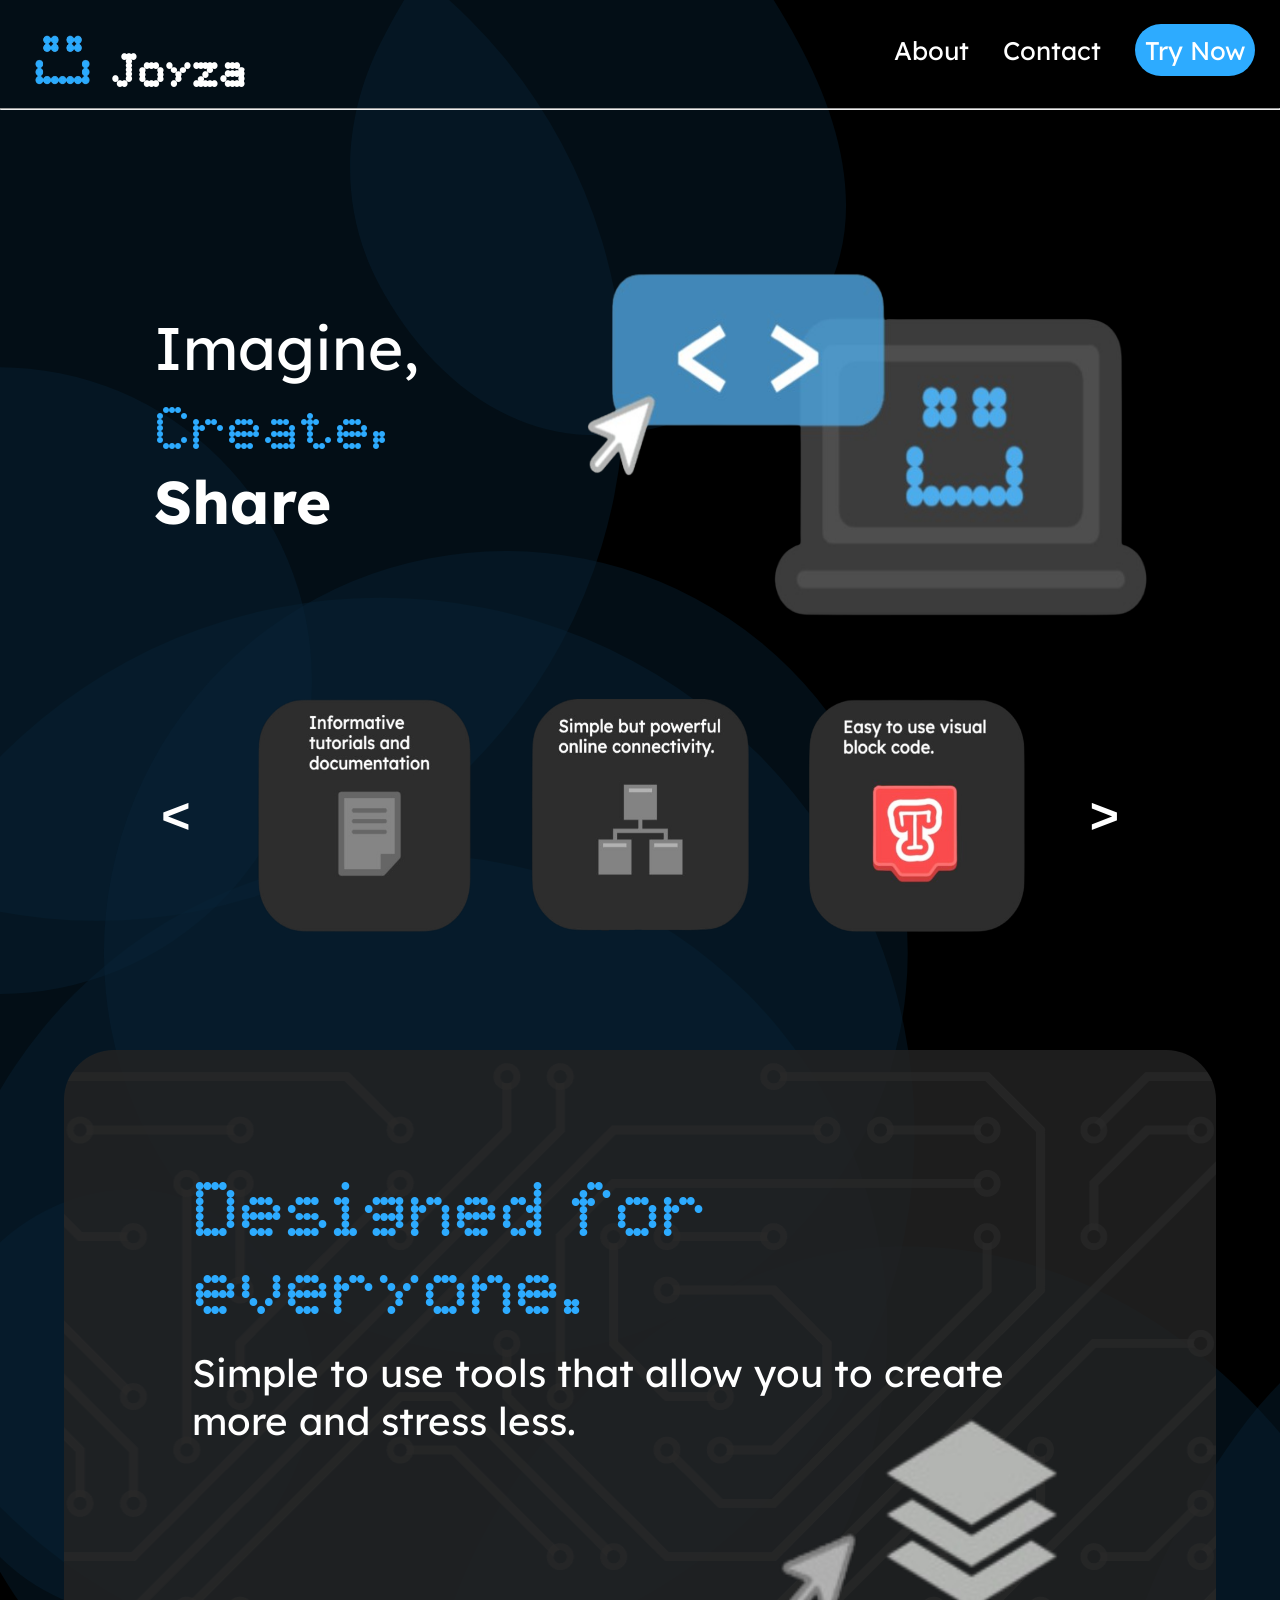
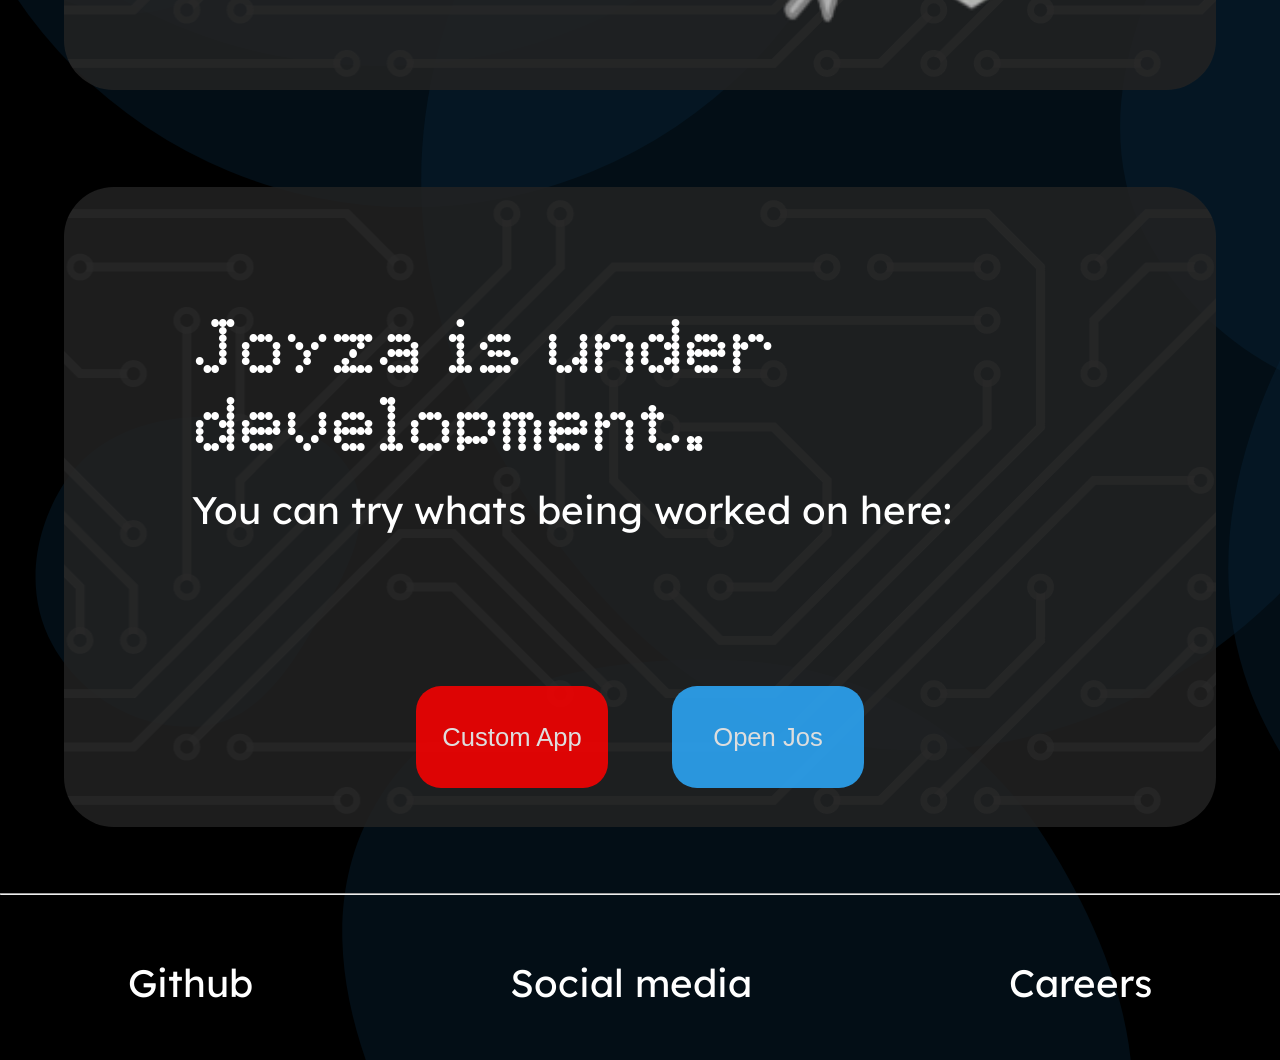
<file: index.html>
<!DOCTYPE html>
<html lang="en">
    <head>
        <meta charset="UTF-8" />
        <meta name="viewport" content="width=device-width, initial-scale=1.0" />
        <link rel="icon" type='image/x-icon' href="./images/joyza logo.png">
        <title>Home Page</title>
        <link rel="stylesheet" href="./css/styles.css" />
    </head>
    <body>
        <div id="navbar">
            <a href="index.html">
                <img src="./images/joyza logo.png" alt="business logo"/>
            </a>

            <a href="index.html" style="width: 115px">
                <h1 class="boldText mainText dotFont">Joyza</h1>
            </a>

            <div id="navLinks">
                <a class="links" href="./html/about.html">About</a>
                <a class="links" href="./html/contact.html">Contact</a>
                <a id="productPage" href="./html/socials.html">Try Now</a>
            </div>
        </div>

        <hr>

        <img class="mainImg" src="./images/lapTop.PNG" alt="LapTop"/>
        <h2 class="imagine">Imagine,</h2>
        <h2 class="dotFont blueText create">Create,</h2>
        <h2 class="boldText share">Share</h2>

        <div id="gridContainer">
        <div id="postContent"></div>
        <div class="annoying" id="sliderGrid">
            <button id="sliderLeft" class="sliderButton boldText">&lt;</button>
            <button id="sliderRight" class="sliderButton boldText">&gt;</button>
        </div>
        <div id="nextContent"></div>
        </div>

        <div class="design">
            <p id="heading" class="dotFont">Designed for everyone.</p>
            <p>Simple to use tools that allow you to create more and stress less.</p>
            <img class='otherImg' src="./images/design.png" alt="design" height="300" width="350">
        </div>
        <br>

        <div class="development">
            <p id="heading" class="dotFont" style="color: white;">Joyza is under development.</p>
            <p>You can try whats being worked on here:</p>
            <div id="buttons">
                <button class='custom_app' type="button">Custom App</button>
                <button class='open_jos' type="button">Open Jos</button>
            </div>
        </div>

        <br>

        <hr>

        <script src="https://code.jquery.com/jquery-3.7.1.js" integrity="sha256-eKhayi8LEQwp4NKxN+CfCh+3qOVUtJn3QNZ0TciWLP4=" crossorigin="anonymous"></script>
        <script src="./js/index.js"></script>
    </body>

    <footer class="footer">
        <a href="https://github.com/TboticTechnologies/Joyza-Home"target="_blank">
            <p>Github</p>
        </a>
        <a href="https://linktr.ee/joyzaos"target="_blank">
            <p>Social media</p>
        </a>
        <a href="./html/careers.html">
            <p>Careers</p>
        </a>
    </footer>
</html>
</file>
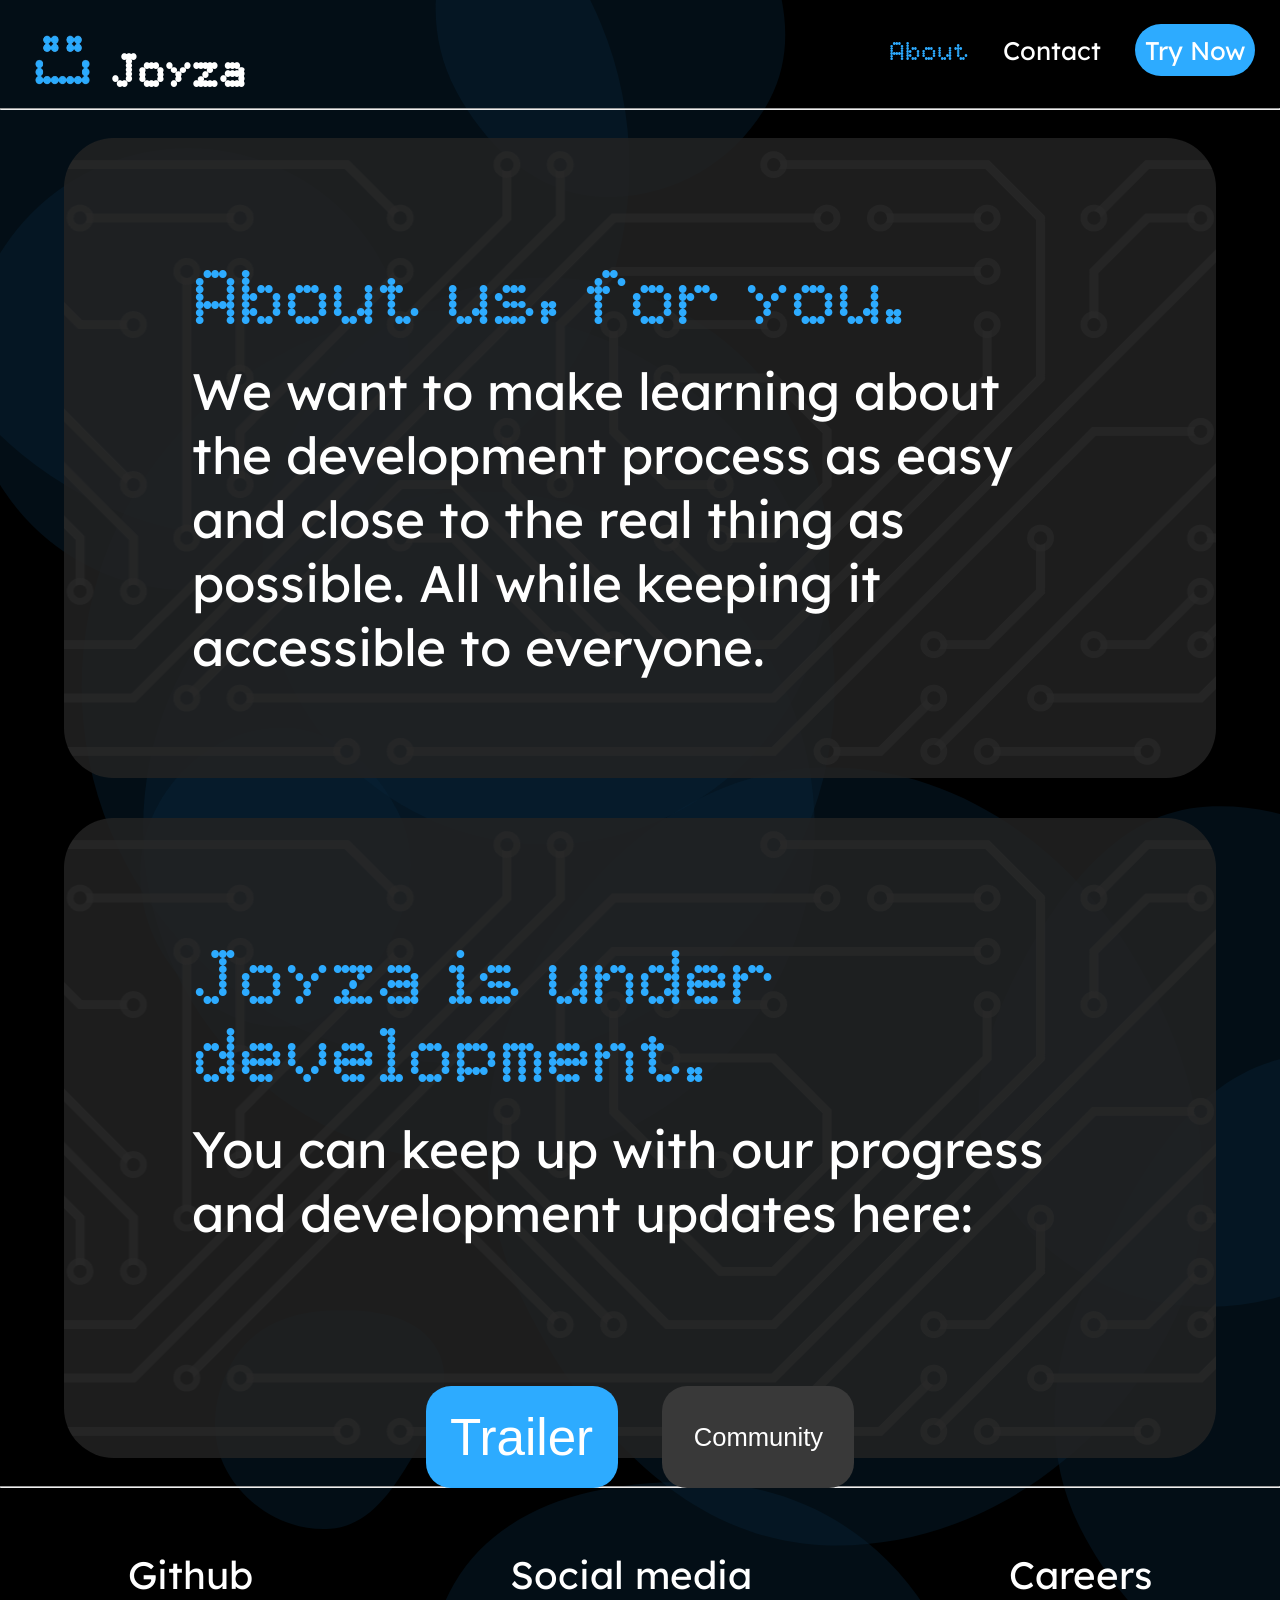
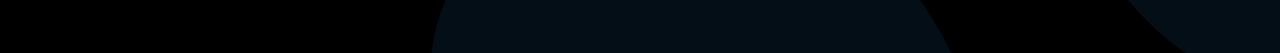
<file: html/about.html>
<!DOCTYPE html>
<html lang="en">
<head>
    <meta charset="UTF-8">
    <meta name="viewport" content="width=device-width, initial-scale=1.0">
    <title>About Page</title>
    <link rel="icon" type="image/x-icon" href="../images/joyza logo.png">
    <link rel="stylesheet" href="../css/styles.css">
</head>
<body>
    <div id="navbar">
        <a href="../index.html"><img src='../images/joyza logo.png' alt="business logo"></a>
        <a href="../index.html" style="width: 115px;"><h1 class="boldText mainText dotFont">Joyza</h1></a>
        <div id="navLinks">
            <a class="links dotFont" href="about.html" style="color:#2dabff;">About</a>
            <a class="links" href="contact.html">Contact</a>
            <a id="productPage" href="socials.html">Try Now</a>
        </div>
    </div>
    <hr>
    
    <br>
    <div id="body">
    <div id="about_us">
        <p class="dotFont" id="heading">About us, for you.</p>
        <p class="para">We want to make learning about the development process as easy and close to the real thing as possible. All while keeping it accessible to everyone.</p>
    </div>
    <br>
    <br>
    <div id="development">
        <p class="dotFont" id="heading">Joyza is under development.</p>
        <p>You can keep up with our progress and development updates here:</p>
        <div id="buttons_two">
            <button class="trailer" type="button">Trailer</button>
            <button class="community" type="button">Community</button>
        </div>
    </div>
    </div>
    <br>
    
    <hr>
    

    <script src="https://code.jquery.com/jquery-3.7.1.js" integrity="sha256-eKhayi8LEQwp4NKxN+CfCh+3qOVUtJn3QNZ0TciWLP4=" crossorigin="anonymous"></script>
</body>

<footer class="footer">
    <a href="https://github.com/TboticTechnologies/Joyza-Home"target="_blank"><p>Github</p></a>
    <a href="https://linktr.ee/joyzaos"target="_blank"><p>Social media</p></a>
    <a href="careers.html"><p>Careers</p></a>
</footer>
</html>
</file>
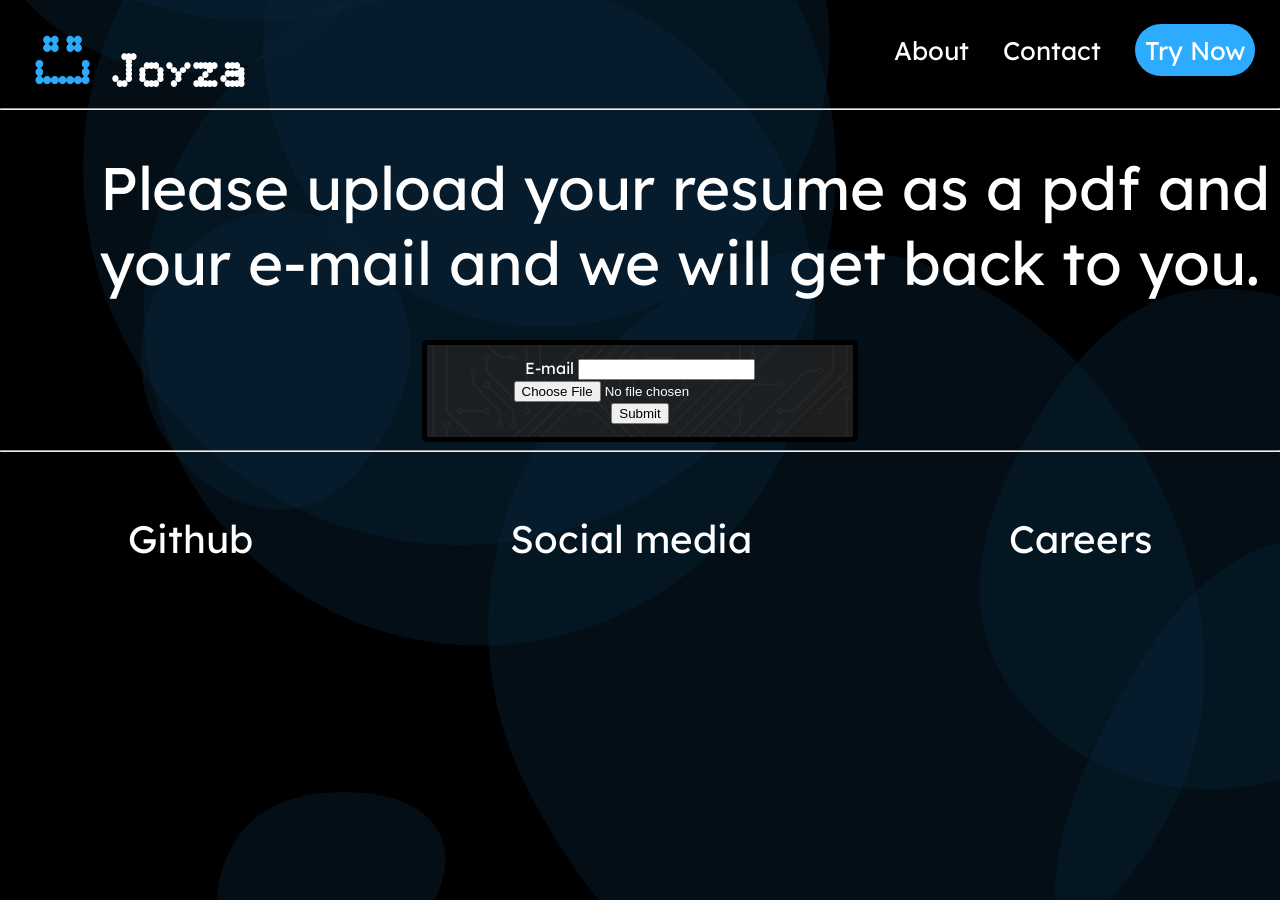
<file: html/careers.html>
<!DOCTYPE html>
<html lang="en">
<head>
    <meta charset="UTF-8">
    <meta name="viewport" content="width=device-width, initial-scale=1.0">
    <title>Document</title>
    <link rel="icon" type="image/x-icon" href="../images/joyza logo.png">
    <link rel="stylesheet" href="../css/styles.css">
</head>
<body>
    <div id="navbar">
        <a href="../index.html"><img src='../images/joyza logo.png' alt="business logo"></a>
        <a href="../index.html" style="width: 115px;"><h1 class="boldText mainText dotFont">Joyza</h1></a>
        <div id="navLinks">
            <a class="links" href="about.html">About</a>
            <a class="links" href="contact.html">Contact</a>
            <a id="productPage" href="socials.html">Try Now</a>
        </div>
    </div>

    <hr>



    <h1>Please upload your resume as a pdf and your e-mail and we will get back to you.</h1>
    <div id="formContainer">
        <form action="../js/index.js" method="get">
            <label for="E-mail">E-mail</label>
            <input type="email" id="E-mail" name="E-mail">

            <br>

            <input class="center" type="file" id="myFile" name="filename">

            <br>

            <input type="submit">
        </form>
    </div>

    <hr>
</body>

<footer class="footer">
    <a href="https://github.com/TboticTechnologies/Joyza-Home"target="_blank"><p>Github</p></a>
    <a href="https://linktr.ee/joyzaos"target="_blank"><p>Social media</p></a>
    <a href="careers.html"><p>Careers</p></a>
</footer>
</html>
</file>
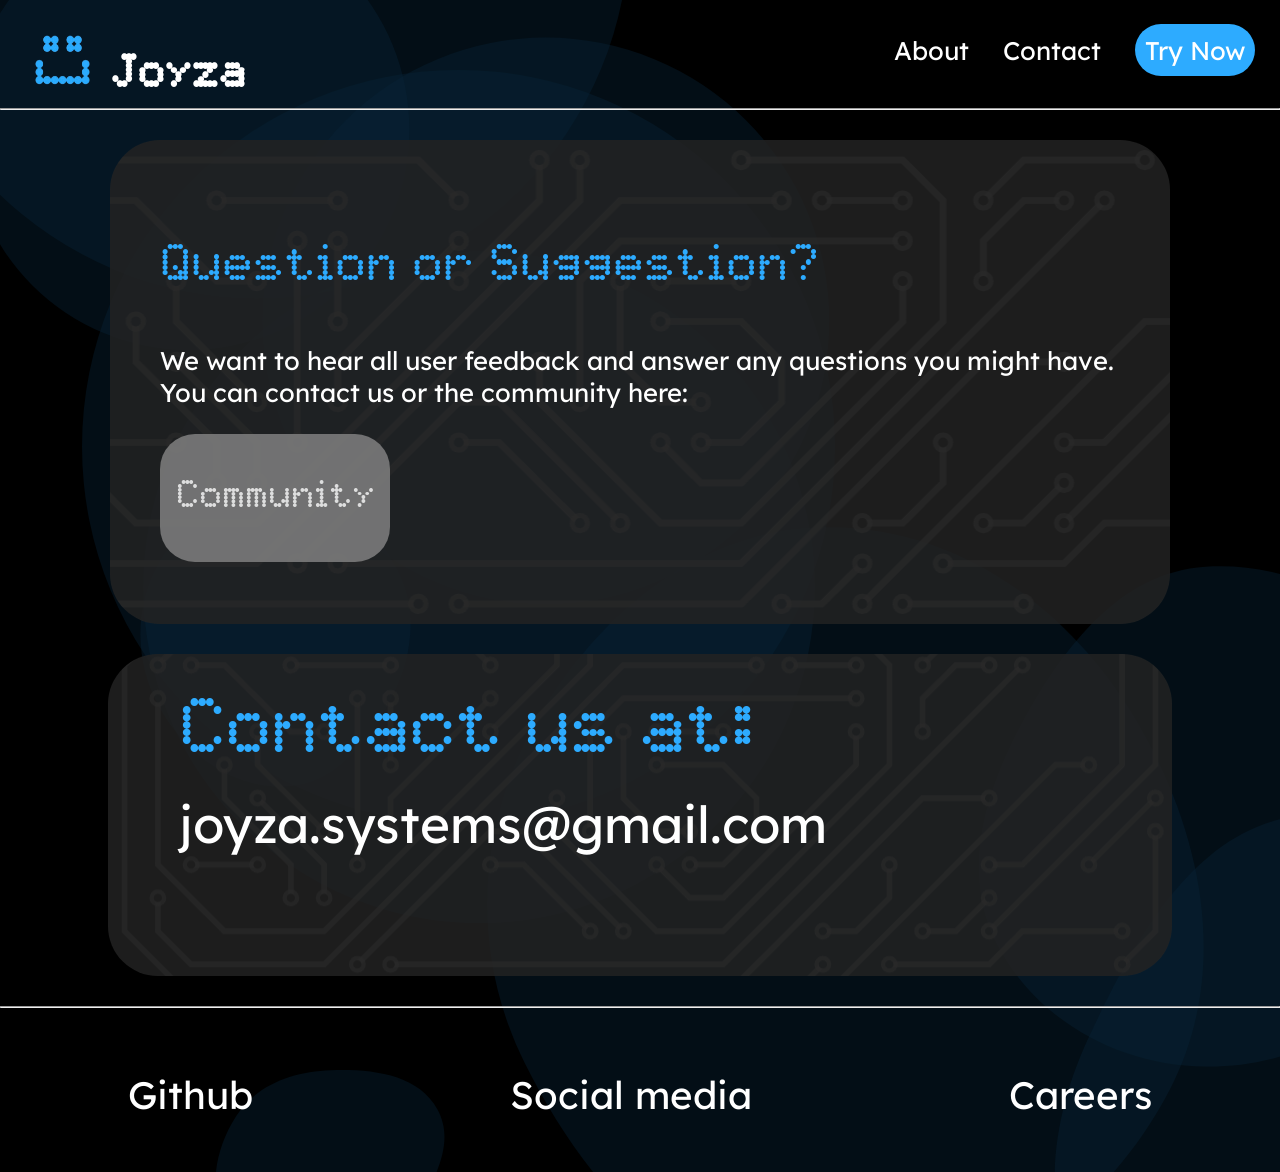
<file: html/contact.html>
<!DOCTYPE html>
<html lang="en">
<head>
    <meta charset="UTF-8">
    <meta name="viewport" content="width=device-width, initial-scale=1.0">
    <title>Contact Page</title>
    <link rel="icon" type="image/x-icon" href="../images/joyza logo.png">
    <link rel="stylesheet" href="../css/styles.css">
</head>
<body>
    <div id="navbar">
        <a href="../index.html"><img src='../images/joyza logo.png' alt="business logo"></a>
        <a href="../index.html" style="width: 115px;"><h1 class="boldText mainText dotFont">Joyza</h1></a>
        <div id="navLinks">
            <a class="links" href="about.html">About</a>
            <a class="links" href="contact.html">Contact</a>
            <a id="productPage" href="socials.html">Try Now</a>
        </div>
    </div>
    <hr>

    <div class="questions">
        <p class="dotFont" id="heading">Question or Suggestion?</p>
        <p>We want to hear all user feedback and answer any questions you might have. You can contact us or the community here:</p>
        <button class="dotFont">Community</button>
    </div>

    <div class="contact">
        <p class="dotFont" id="heading">Contact us at:</p>
        <p>joyza.systems@gmail.com</p>
    </div>
    
    <hr>
    
    <script src="https://code.jquery.com/jquery-3.7.1.js" integrity="sha256-eKhayi8LEQwp4NKxN+CfCh+3qOVUtJn3QNZ0TciWLP4=" crossorigin="anonymous"></script>
</body>

<footer class="footer">
    <a href="https://github.com/TboticTechnologies/Joyza-Home"target="_blank"><p>Github</p></a>
    <a href="https://linktr.ee/joyzaos"target="_blank"><p>Social media</p></a>
    <a href="careers.html"><p>Careers</p></a>
</footer>
</html>
</file>
<file: css/styles.css>
#navbar {
  display: flex;
  align-items: center;
  height: 80px;
  overflow: hidden;
  padding: 10px;
}
#navbar img {
  height: 75px;
  width: 75px;
  float: left;
}
#navbar a {
  width: 100px;
  height: 55px;
  align-content: center;
  justify-self: center;
  text-decoration: none;
  color: white;
  font-size: larger;
}
#navbar a img {
  margin-left: 15px;
}
#navbar a h1 {
  margin-left: 0px;
  font-size: default;
}
#navbar #navLinks {
  margin-left: auto;
  text-align: center;
}
#navbar #navLinks #productPage {
  border-radius: 30px;
  padding: 10px;
  background-color: #2dabff;
}
#navbar #navLinks a {
  margin: 15px;
  text-align: center;
  font-size: 2vw;
  position: relative;
  color: white;
  text-decoration: none;
}
@media (max-width: 630px) {
  #navbar #navLinks a img {
    margin-left: 5px;
  }
}
#navbar #navLinks a:hover {
  font-size: 2.5vw;
  font-family: "dots";
}
#navbar #navLinks .links:hover {
  color: #2dabff;
}
#navbar #navLinks a::before {
  content: "";
  position: absolute;
  display: block;
  width: 100%;
  height: 2px;
  bottom: 0;
  left: 0;
  background-color: #2dabff;
  transform: scaleX(0);
  transition: transform 0.3s ease;
}
#navbar #navLinks a:hover::before {
  transform: scaleX(1);
}

@font-face {
  font-family: "joyza";
  src: url(../fonts/lexend.ttf);
}
@font-face {
  font-family: "dots";
  src: url(../fonts/jdot.ttf);
}
body {
  background-image: url(../images/Animated\ Shape\ \(3\).svg);
  background-size: cover;
  background-repeat: no-repeat;
  background-position: center;
  font-family: "joyza";
  color: white;
  margin: 0px;
}

h1 {
  font-weight: normal;
  font-size: 60px;
  margin-left: 100px;
}

.dotFont {
  font-family: "dots";
}

.boldText {
  font-weight: bolder;
}

.blueText {
  color: #2dabff;
}

.mainImg {
  float: right;
  width: 45%;
  height: 375px;
  margin-top: 10%;
  margin-right: 10%;
}

.mainText {
  font-size: 3.5vw;
}

h2 {
  font-weight: normal;
  font-size: 60px;
  margin-left: 12%;
  margin-block-start: 0em;
  margin-block-end: 0em;
  float: left;
}

img {
  pointer-events: none;
}

.imagine {
  margin-top: 15%;
}

.create {
  margin-top: 1.5%;
}

.share {
  margin-bottom: 1.5%;
}

.sliderButton {
  border: none;
  background: none;
  font-size: 24px;
  cursor: pointer;
  color: white;
  transition: color 0.5s;
}

#formContainer {
  display: flex;
  justify-content: center;
  align-items: center;
  height: 100%;
  margin: 0;
}
#formContainer form {
  text-align: center;
  padding: 1%;
  border: 5px solid black;
  border-radius: 5px;
  max-width: 400px;
  background-image: url(../images/Circuit\ Board.svg);
  background-position: center;
  background-size: cover;
  width: 600px;
  height: 100%;
}
#formContainer .center {
  align-self: center;
}

.floatingText {
  display: flex;
  float: left;
}

.sliderButton:hover {
  color: #2dabff;
}

.custom_app:hover {
  background-color: darkred;
}

@media screen and (max-width: 1070px) {
  #heading {
    font-size: 20px;
  }
}
@media screen and (max-width: 1200px) {
  #subHeading {
    font-size: 40px;
  }
  .mainImg {
    display: none;
  }
  .otherImg {
    display: none;
  }
  h2 {
    display: flex;
    justify-content: center;
    font-weight: normal;
    font-size: 80px;
    width: 100%;
    margin: 0%;
  }
  .imagine {
    margin-top: 1.5%;
  }
  .create {
    margin-top: 1.5%;
  }
  .share {
    margin-bottom: 15px;
  }
  #sliderGrid {
    grid-template-rows: [] 2% [] 400px [] 20px [];
    -moz-column-gap: 1%;
         column-gap: 1%;
    width: 80%;
  }
  #sliderGrid #picture1 {
    display: none;
  }
  #sliderGrid #picture3 {
    display: none;
  }
}
#gridContainer {
  display: flex;
  justify-content: space-between;
  width: 100%;
}
#gridContainer #postContent {
  z-index: 3;
  width: 16%;
}
#gridContainer #nextContent {
  z-index: 3;
  width: 16%;
}
#gridContainer #sliderGrid {
  display: grid;
  grid-template-rows: [] 20% [] 60% [] 170px [];
  width: 100%;
  -moz-column-gap: 55px;
       column-gap: 55px;
}
#gridContainer #sliderGrid #sliderLeft {
  font-size: 50px;
  grid-column: 1/2;
  grid-row: 2/3;
  margin-block-start: 0em;
  margin-block-end: 0em;
  display: flex;
  align-self: center;
  z-index: 10;
}
#gridContainer #sliderGrid #sliderRight {
  font-size: 50px;
  grid-column: 5/6;
  grid-row: 2/3;
  margin-block-start: 0em;
  margin-block-end: 0em;
  display: flex;
  align-self: center;
  z-index: 10;
}
#gridContainer #sliderGrid #picture0 {
  grid-column: 2/3;
  grid-row: 2/3;
  width: 100%;
  height: 100%;
}
#gridContainer #sliderGrid #picture1 {
  grid-column: 2/3;
  grid-row: 2/3;
  width: 100%;
  height: 100%;
}
#gridContainer #sliderGrid #picture2 {
  grid-column: 3/4;
  grid-row: 2/3;
  width: 100%;
  height: 100%;
}
#gridContainer #sliderGrid #picture3 {
  grid-column: 4/5;
  grid-row: 2/3;
  width: 100%;
  height: 100%;
}
#gridContainer #sliderGrid #picture4 {
  grid-column: 4/5;
  grid-row: 2/3;
  width: 100%;
  height: 100%;
}
#gridContainer #sliderGrid #picture5 {
  grid-column: 3/4;
  grid-row: 2/3;
  width: 100%;
  height: 100%;
}

.pictures {
  position: relative;
  border-radius: 0px;
  width: 300px;
  height: 400px;
}

@media screen and (max-width: 1200px) {
  #subHeading {
    font-size: 40px;
  }
  .mainImg {
    display: none;
  }
  .otherImg {
    display: none;
  }
  h2 {
    display: flex;
    justify-content: center;
    font-weight: normal;
    font-size: 80px;
    width: 100%;
    margin: 0%;
  }
  .imagine {
    margin-top: 1.5%;
  }
  .create {
    margin-top: 1.5%;
  }
  .share {
    margin-bottom: 15px;
  }
  #gridContainer #sliderGrid {
    grid-template-rows: [] 2% [] 400px [] 20px [];
    -moz-column-gap: 1%;
         column-gap: 1%;
    width: 80%;
  }
  #gridContainer #sliderGrid #picture1 {
    display: none;
  }
  #gridContainer #sliderGrid #picture3 {
    display: none;
  }
}
.questions {
  margin-right: auto;
  margin-left: auto;
  margin-top: 30px;
  margin-bottom: 30px;
  width: 75vw;
  background-image: url(../images/Circuit\ Board.svg);
  background-size: cover;
  background-repeat: no-repeat;
  background-position: center;
  height: 30vw;
  border-radius: 50px;
  padding: 50px;
  position: relative;
}
.questions h1 {
  text-align: left;
  color: #2dabff;
  margin-left: 0;
}
.questions #heading {
  text-align: left;
  color: #2dabff;
  font-size: 4vw;
}
.questions p {
  font-size: 2vw;
}
.questions button {
  background-color: grey;
  opacity: 0.85;
  border: none;
  width: 18vw;
  height: 10vw;
  color: white;
  text-align: center;
  text-decoration: none;
  display: inline-block;
  font-size: 3vw;
  cursor: pointer;
  border-radius: 35px;
}
.questions button:hover {
  background-color: rgb(92, 91, 91);
}

.contact {
  margin-right: auto;
  margin-left: auto;
  margin-top: 30px;
  margin-bottom: 30px;
  width: 80vw;
  background-image: url(../images/Circuit\ Board.svg);
  background-size: cover;
  background-repeat: no-repeat;
  background-position: center;
  height: 22vw;
  border-radius: 50px;
  padding: 20px;
  position: relative;
}
.contact h1 {
  text-align: left;
  color: #2dabff;
  margin-left: 5%;
}
.contact #heading {
  text-align: left;
  color: #2dabff;
  margin-left: 5%;
  font-size: 6vw;
}
.contact p {
  font-size: 4vw;
  margin-left: 5%;
  margin-top: 20px;
  margin-bottom: 0;
}

.design, .development {
  margin-right: auto;
  margin-left: auto;
  margin-top: 3vw;
  margin-bottom: 3vw;
  width: 70vw;
  background-image: url(../images/Circuit\ Board.svg);
  background-size: cover;
  background-repeat: no-repeat;
  background-position: center;
  height: 30vw;
  border-radius: 50px;
  padding: 10vw;
  position: relative;
}
.design #heading, .development #heading {
  font-size: 6vw;
  color: #2dabff;
}
.design p, .development p {
  margin-top: 0;
  margin-bottom: 15px;
  text-align: left;
  font-size: 3vw;
}
.design img, .development img {
  float: right;
  translate: 0 -100px;
}
.design #buttons, .development #buttons {
  display: flex;
  text-align: center;
  justify-content: space-evenly;
  position: absolute;
  width: 45vw;
  height: 3vw;
  bottom: 0;
  top: 70%;
  right: 0;
  left: 0;
  margin: auto;
  padding-bottom: 4vw;
}
.design #buttons .open_jos, .development #buttons .open_jos {
  background-color: #2dabff;
  opacity: 0.85;
  border: none;
  width: 15vw;
  height: 8vw;
  color: white;
  text-align: center;
  text-decoration: none;
  display: inline-block;
  font-size: 2vw;
  cursor: pointer;
  border-radius: 25px;
}
.design #buttons .open_jos:hover, .development #buttons .open_jos:hover {
  background-color: #00548b;
}
.design #buttons .custom_app, .development #buttons .custom_app {
  background-color: red;
  opacity: 0.85;
  border: none;
  width: 15vw;
  height: 8vw;
  color: white;
  text-align: center;
  text-decoration: none;
  display: inline-block;
  font-size: 2vw;
  cursor: pointer;
  border-radius: 25px;
}
.design #buttons .custom_app:hover, .development #buttons .custom_app:hover {
  background-color: darkred;
}

.footer {
  margin-top: 10px;
  background-color: none;
  display: flex;
  text-align: center;
  justify-content: space-around;
}
.footer a {
  margin: 15px;
  text-align: center;
  font-size: 3vw;
  position: relative;
  color: white;
  text-decoration: none;
}
.footer a:hover {
  color: #2dabff;
  font-size: 3.5vw;
  font-family: "dots";
}
.footer a::before {
  content: "";
  position: absolute;
  display: block;
  width: 100%;
  height: 2px;
  bottom: 0;
  left: 0;
  background-color: #2dabff;
  transform: scaleX(0);
  transition: transform 0.3s ease;
}
.footer a:hover::before {
  transform: scaleX(1);
}

#about_us {
  margin: auto;
  width: 70vw;
  background-image: url(../images/Circuit\ Board.svg);
  background-size: cover;
  background-repeat: no-repeat;
  background-position: center;
  height: 30vw;
  border-radius: 50px;
  padding: 10vw;
  position: relative;
}
#about_us .dotFont {
  margin-bottom: 15px;
}
#about_us h1 {
  color: #2dabff;
  text-align: left;
  margin-left: 0;
}
#about_us #heading {
  font-size: 6vw;
  color: #2dabff;
}
#about_us p {
  margin-top: 0;
  margin-bottom: 15px;
  text-align: left;
  font-size: 4vw;
}
#about_us img {
  float: right;
  translate: 0 -100px;
}

#development {
  margin: auto;
  width: 70vw;
  background-image: url(../images/Circuit\ Board.svg);
  background-size: cover;
  background-repeat: no-repeat;
  background-position: center;
  height: 30vw;
  border-radius: 50px;
  padding: 10vw;
  position: relative;
}
#development h1 {
  margin-left: 0;
  color: #2dabff;
}
#development .dotFont {
  margin-bottom: 15px;
}
#development #heading {
  font-size: 6vw;
  color: #2dabff;
}
#development p {
  margin-top: 0;
  margin-bottom: 15px;
  text-align: left;
  font-size: 4vw;
}
#development img {
  float: right;
  translate: 0 -100px;
}
#development #buttons_two {
  display: flex;
  text-align: center;
  justify-content: space-evenly;
  position: absolute;
  width: 45%;
  height: 80px;
  bottom: 0;
  top: 70%;
  right: 0;
  left: 0;
  margin: auto;
  padding-top: 14vw;
  padding-bottom: 4vw;
}
#development #buttons_two .trailer {
  background-color: #2dabff;
  border: none;
  color: white;
  width: 15vw;
  height: 8vw;
  text-align: center;
  text-decoration: none;
  display: inline-block;
  font-size: 4vw;
  cursor: pointer;
  border-radius: 25px;
}
#development #buttons_two .trailer:hover {
  background-color: #00548b;
}
#development #buttons_two .community {
  background-color: rgb(57, 57, 57);
  border: none;
  color: white;
  width: 15vw;
  height: 8vw;
  text-align: center;
  text-decoration: none;
  display: inline-block;
  font-size: 2vw;
  cursor: pointer;
  border-radius: 25px;
}
#development #buttons_two .community:hover {
  background-color: rgb(37, 37, 37);
}/*# sourceMappingURL=styles.css.map */
</file>
